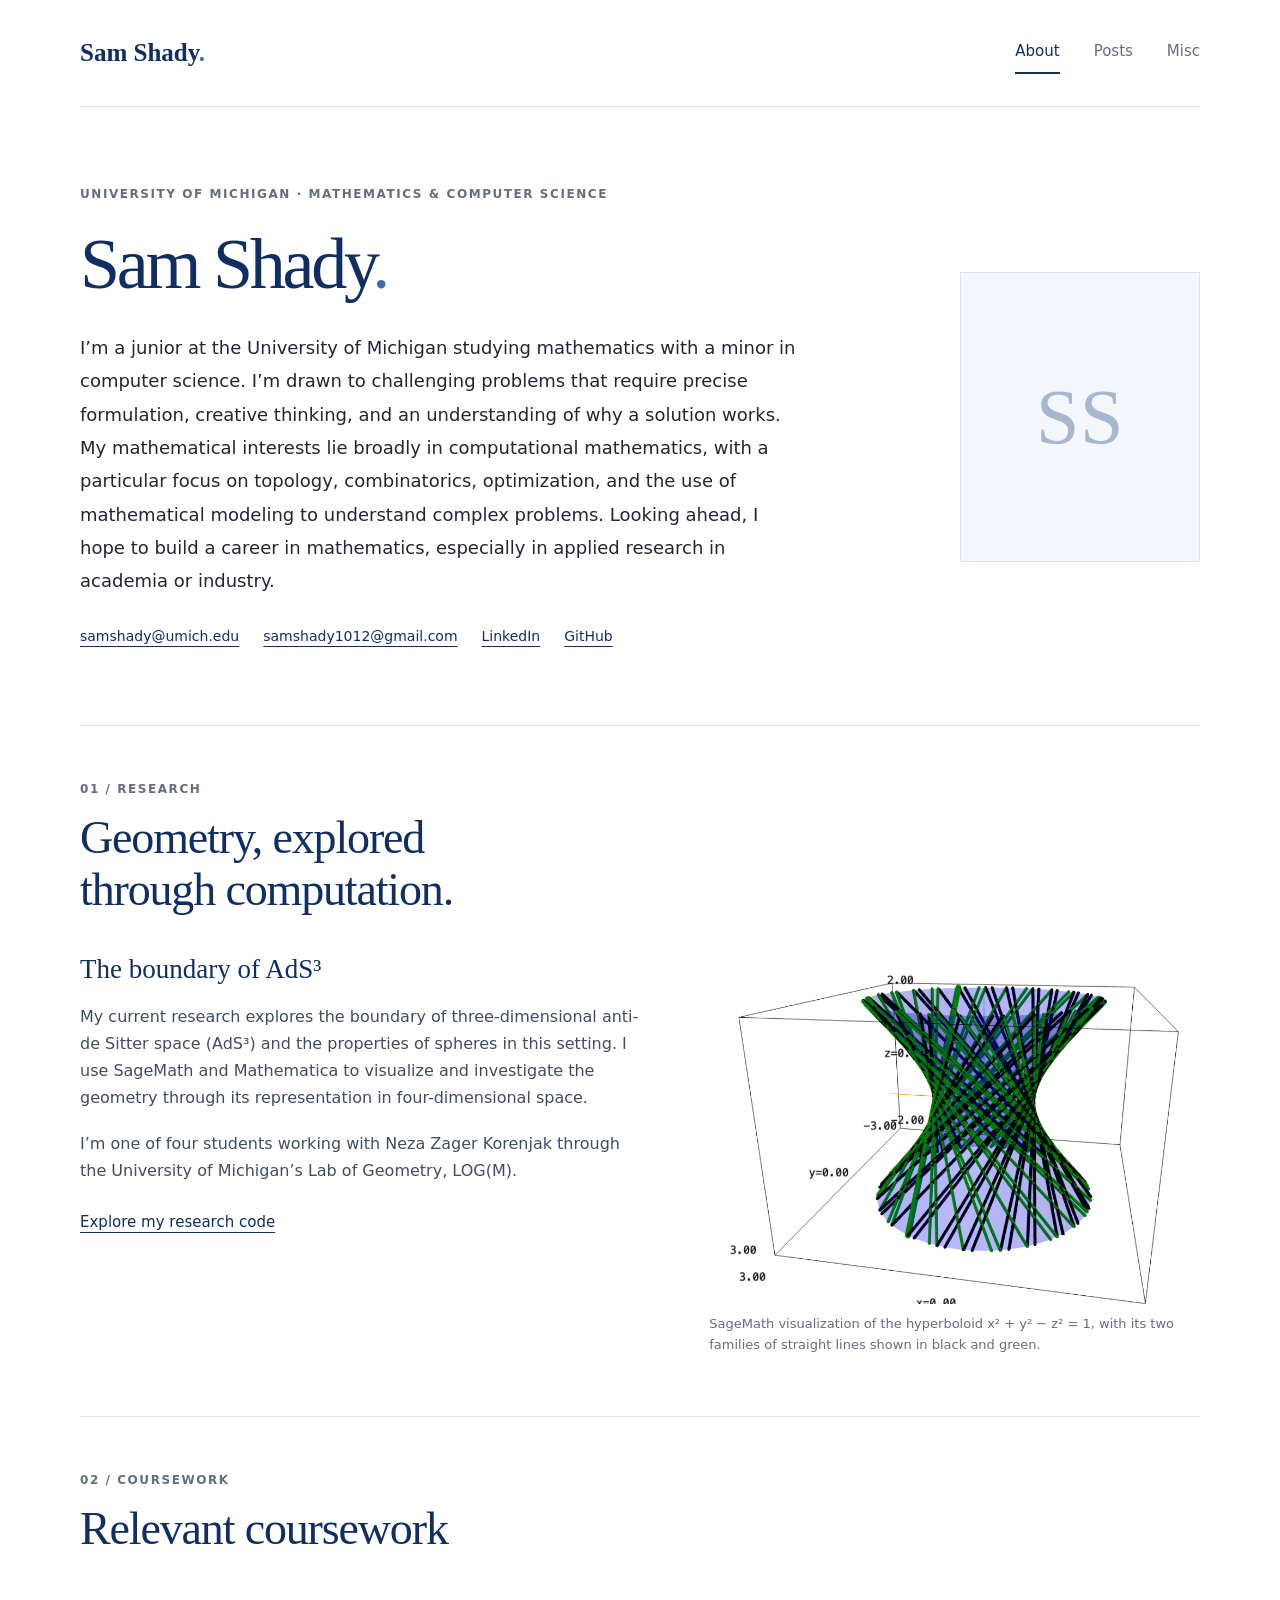
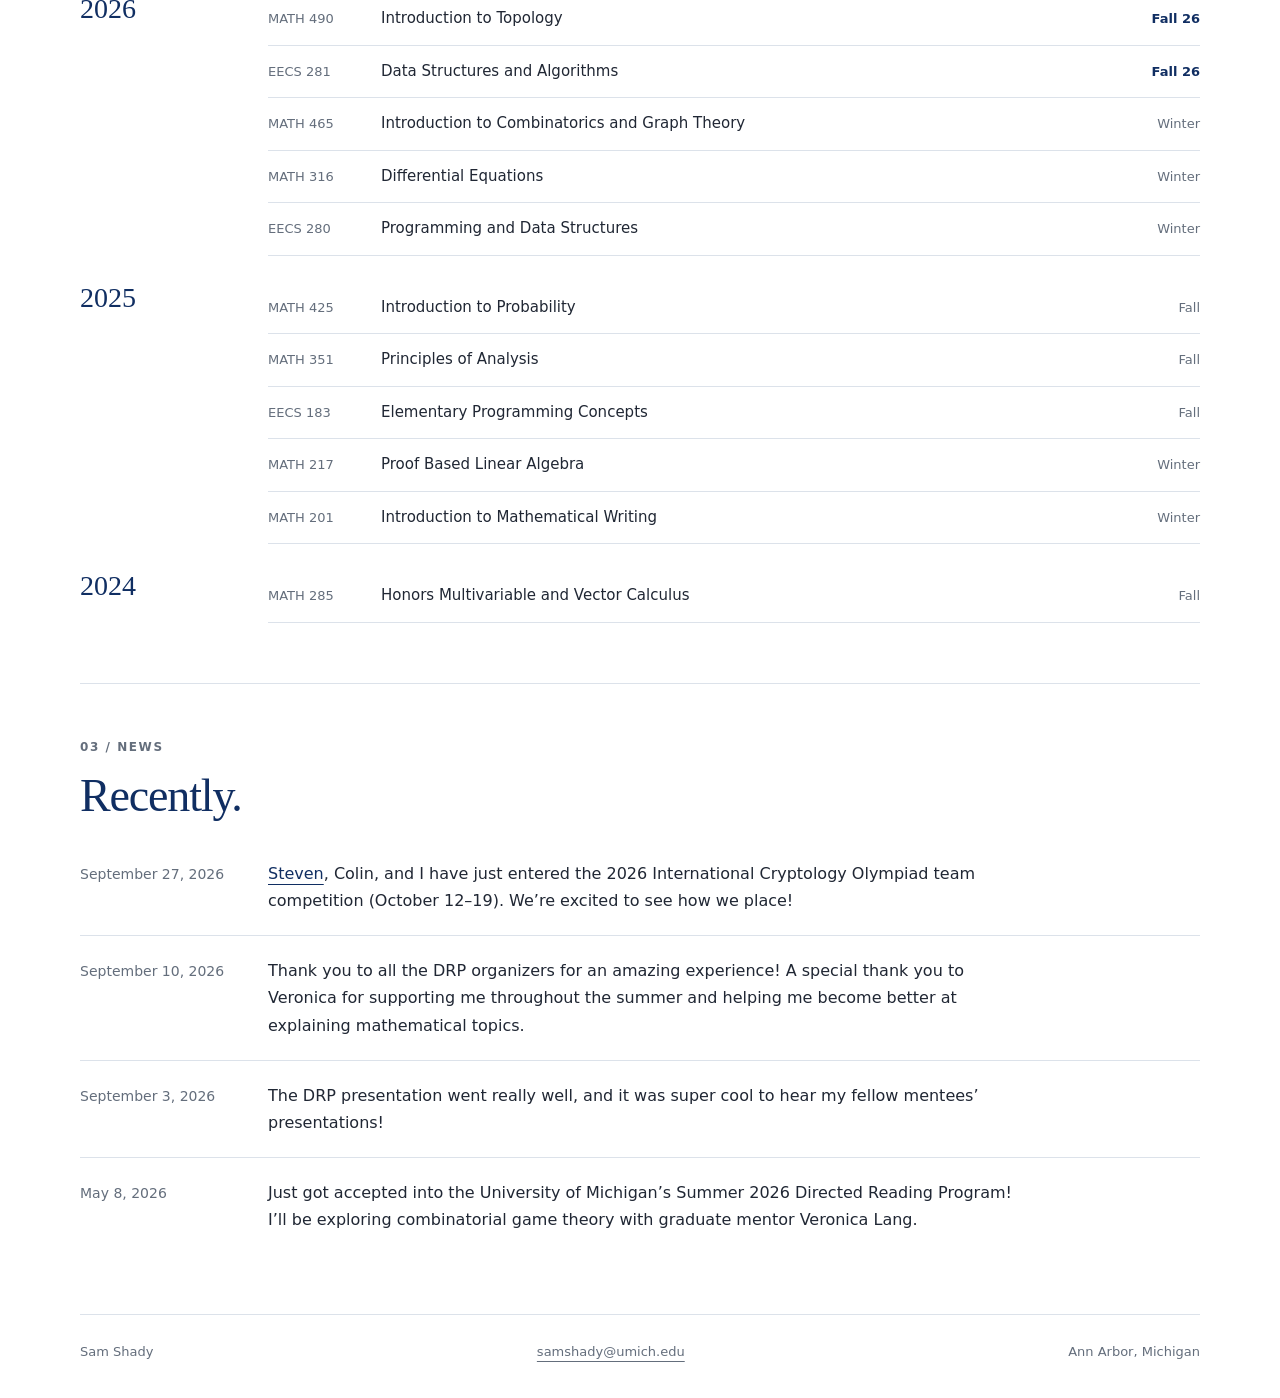
<file: index.html>
<!doctype html><html lang="en"><head><meta charset="utf-8"><meta name="viewport" content="width=device-width, initial-scale=1"><title>About | Sam Shady</title><meta name="description" content="Sam Shady is a University of Michigan mathematics student interested in topology, combinatorics, optimization, and computational mathematics."><link rel="icon" href="./assets/favicon.svg" type="image/svg+xml"><link rel="stylesheet" href="./assets/style.css"><script src="./assets/site.js" defer></script></head><body><a class="skip" href="#main">Skip to content</a><header><a class="wordmark" href="./">Sam Shady<span class="wordmark-dot">.</span></a><nav aria-label="Main navigation"><a href="./" aria-current="page">About</a><a href="./posts/">Posts</a><a href="./misc/">Misc</a></nav></header><main id="main"><section class="intro"><div><p class="eyebrow">University of Michigan · Mathematics &amp; Computer Science</p><h1>Sam Shady<span class="heading-dot">.</span></h1><p class="bio">I’m a junior at the University of Michigan studying mathematics with a minor in computer science. I’m drawn to challenging problems that require precise formulation, creative thinking, and an understanding of why a solution works. My mathematical interests lie broadly in computational mathematics, with a particular focus on topology, combinatorics, optimization, and the use of mathematical modeling to understand complex problems. Looking ahead, I hope to build a career in mathematics, especially in applied research in academia or industry.</p><div class="contact"><a href="mailto:samshady@umich.edu">samshady@umich.edu</a><a href="mailto:samshady1012@gmail.com">samshady1012@gmail.com</a><a href="https://www.linkedin.com/in/sam-shady/">LinkedIn</a><a href="https://github.com/samshady-Math">GitHub</a></div></div><aside class="portrait" aria-label="Space reserved for Sam’s portrait"><span class="portrait-initials" aria-hidden="true">SS</span></aside></section>
<section class="section"><div class="section-head"><p class="eyebrow">01 / Research</p><h2>Geometry, explored<br>through computation.</h2></div><div class="research-grid"><div><h3>The boundary of AdS³</h3><p>My current research explores the boundary of three-dimensional anti-de Sitter space (AdS³) and the properties of spheres in this setting. I use SageMath and Mathematica to visualize and investigate the geometry through its representation in four-dimensional space.</p><p>I’m one of four students working with Neza Zager Korenjak through the University of Michigan’s Lab of Geometry, LOG(M).</p><a class="text-link" href="https://github.com/samshady-Math/ADS3">Explore my research code</a></div><figure class="research-figure"><a class="research-image-viewport" href="./assets/ads3-boundary.png" aria-label="Open full-size research visualization"><img src="./assets/ads3-boundary.png" alt="A translucent blue hyperboloid with two families of straight lines on its surface, colored black and green." width="2048" height="752" loading="lazy"></a><figcaption>SageMath visualization of the hyperboloid x² + y² − z² = 1, with its two families of straight lines shown in black and green.</figcaption></figure></div></section>

<section class="section"><div class="section-head"><p class="eyebrow">02 / Coursework</p><h2>Relevant coursework</h2></div><div class="courses"><div class="course-year"><h3>2026</h3><ul><li><span class="course-code">MATH 490</span><span>Introduction to Topology</span><span class="term current">Fall 26</span></li><li><span class="course-code">EECS 281</span><span>Data Structures and Algorithms</span><span class="term current">Fall 26</span></li><li><span class="course-code">MATH 465</span><span>Introduction to Combinatorics and Graph Theory</span><span class="term ">Winter</span></li><li><span class="course-code">MATH 316</span><span>Differential Equations</span><span class="term ">Winter</span></li><li><span class="course-code">EECS 280</span><span>Programming and Data Structures</span><span class="term ">Winter</span></li></ul></div><div class="course-year"><h3>2025</h3><ul><li><span class="course-code">MATH 425</span><span>Introduction to Probability</span><span class="term ">Fall</span></li><li><span class="course-code">MATH 351</span><span>Principles of Analysis</span><span class="term ">Fall</span></li><li><span class="course-code">EECS 183</span><span>Elementary Programming Concepts</span><span class="term ">Fall</span></li><li><span class="course-code">MATH 217</span><span>Proof Based Linear Algebra</span><span class="term ">Winter</span></li><li><span class="course-code">MATH 201</span><span>Introduction to Mathematical Writing</span><span class="term ">Winter</span></li></ul></div><div class="course-year"><h3>2024</h3><ul><li><span class="course-code">MATH 285</span><span>Honors Multivariable and Vector Calculus</span><span class="term ">Fall</span></li></ul></div></div></section>
<section class="section"><div class="section-head"><p class="eyebrow">03 / News</p><h2>Recently.</h2></div><ol class="news"><li><time datetime="2026-09-27T16:13:00-04:00" title="September 27, 2026 · 4:13 p.m. Eastern">September 27, 2026</time><p><a href="https://stevenhanwen.github.io/">Steven</a>, Colin, and I have just entered the 2026 International Cryptology Olympiad team competition (October 12–19). We’re excited to see how we place!</p></li><li><time datetime="2026-09-10T17:29:00-04:00" title="September 10, 2026 · 5:29 p.m. Eastern">September 10, 2026</time><p>Thank you to all the DRP organizers for an amazing experience! A special thank you to Veronica for supporting me throughout the summer and helping me become better at explaining mathematical topics.</p></li><li><time datetime="2026-09-03T21:13:00-04:00" title="September 3, 2026 · 9:13 p.m. Eastern">September 3, 2026</time><p>The DRP presentation went really well, and it was super cool to hear my fellow mentees’ presentations!</p></li><li><time datetime="2026-05-08T01:25:00-04:00" title="May 8, 2026 · 1:25 a.m. Eastern">May 8, 2026</time><p>Just got accepted into the University of Michigan’s Summer 2026 Directed Reading Program! I’ll be exploring combinatorial game theory with graduate mentor Veronica Lang.</p></li></ol></section></main><footer><span>Sam Shady</span><a href="mailto:samshady@umich.edu">samshady@umich.edu</a><span>Ann Arbor, Michigan</span></footer></body></html>
</file>
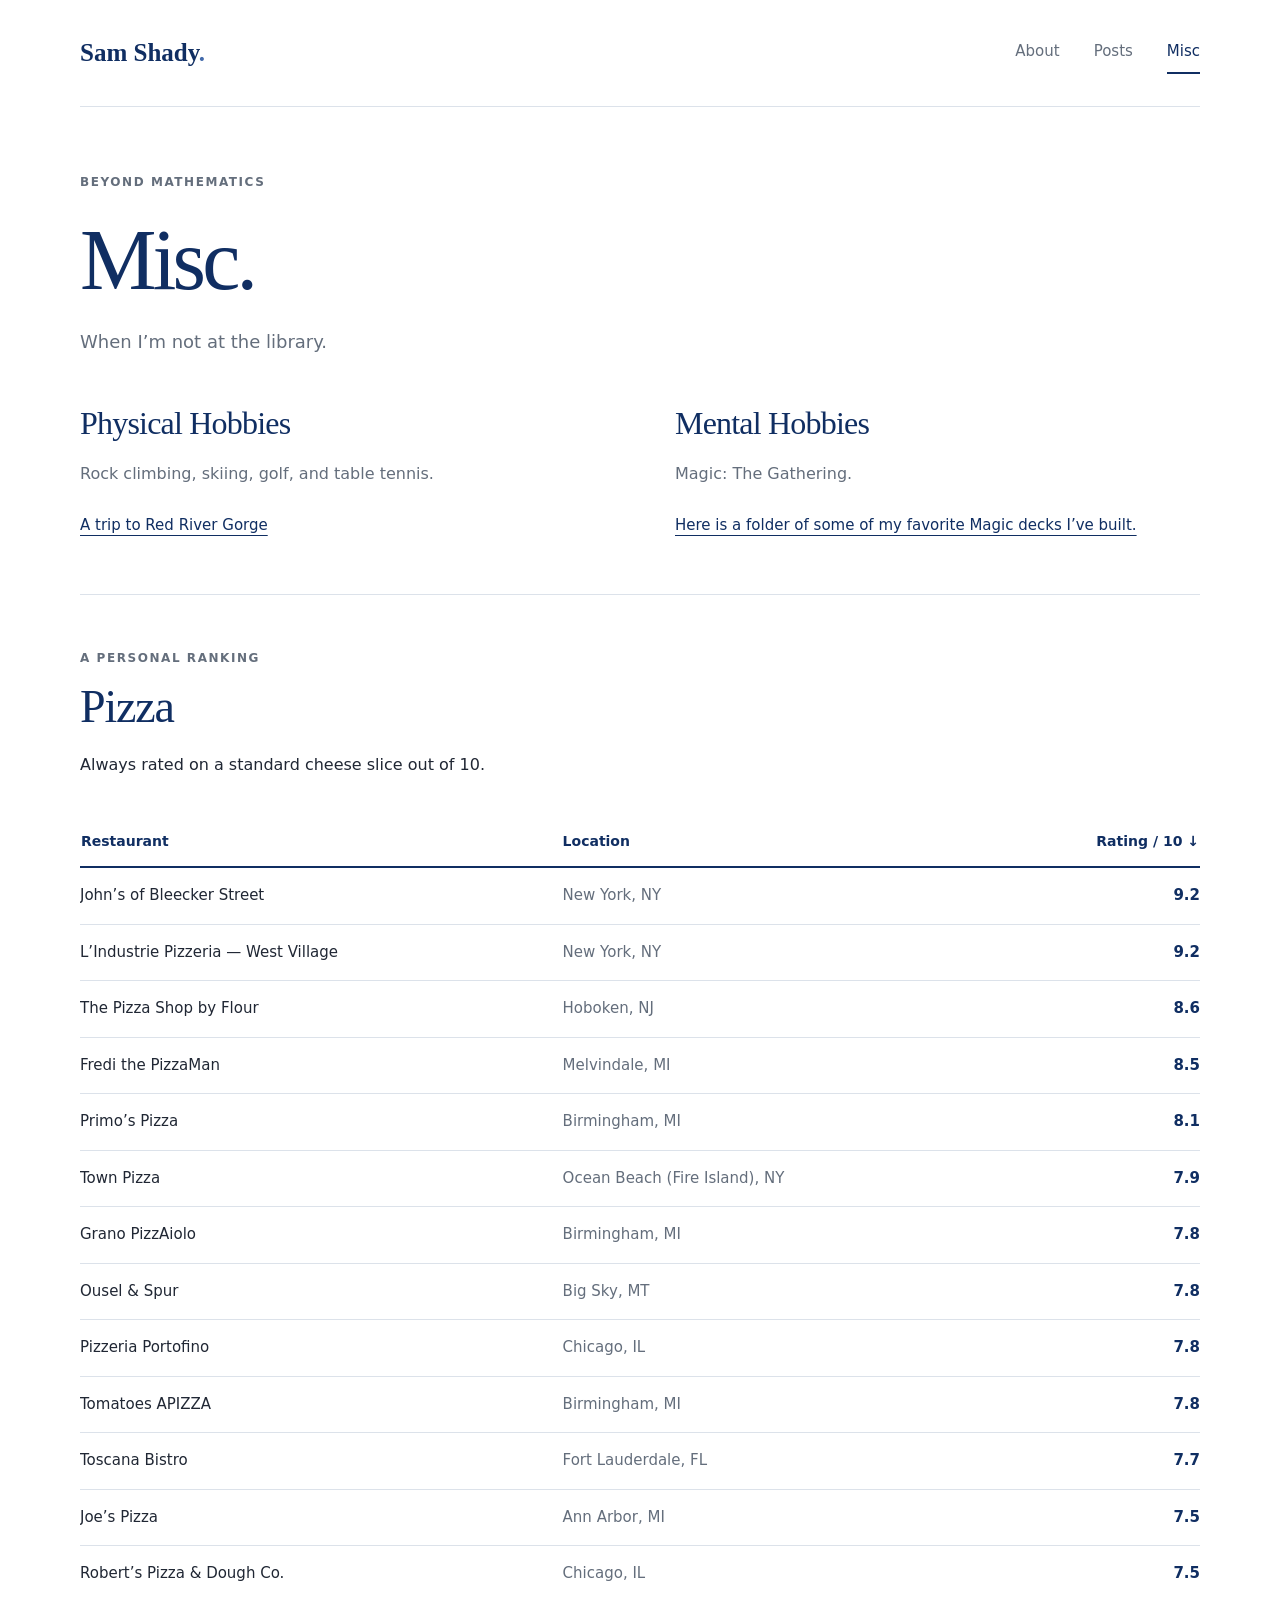
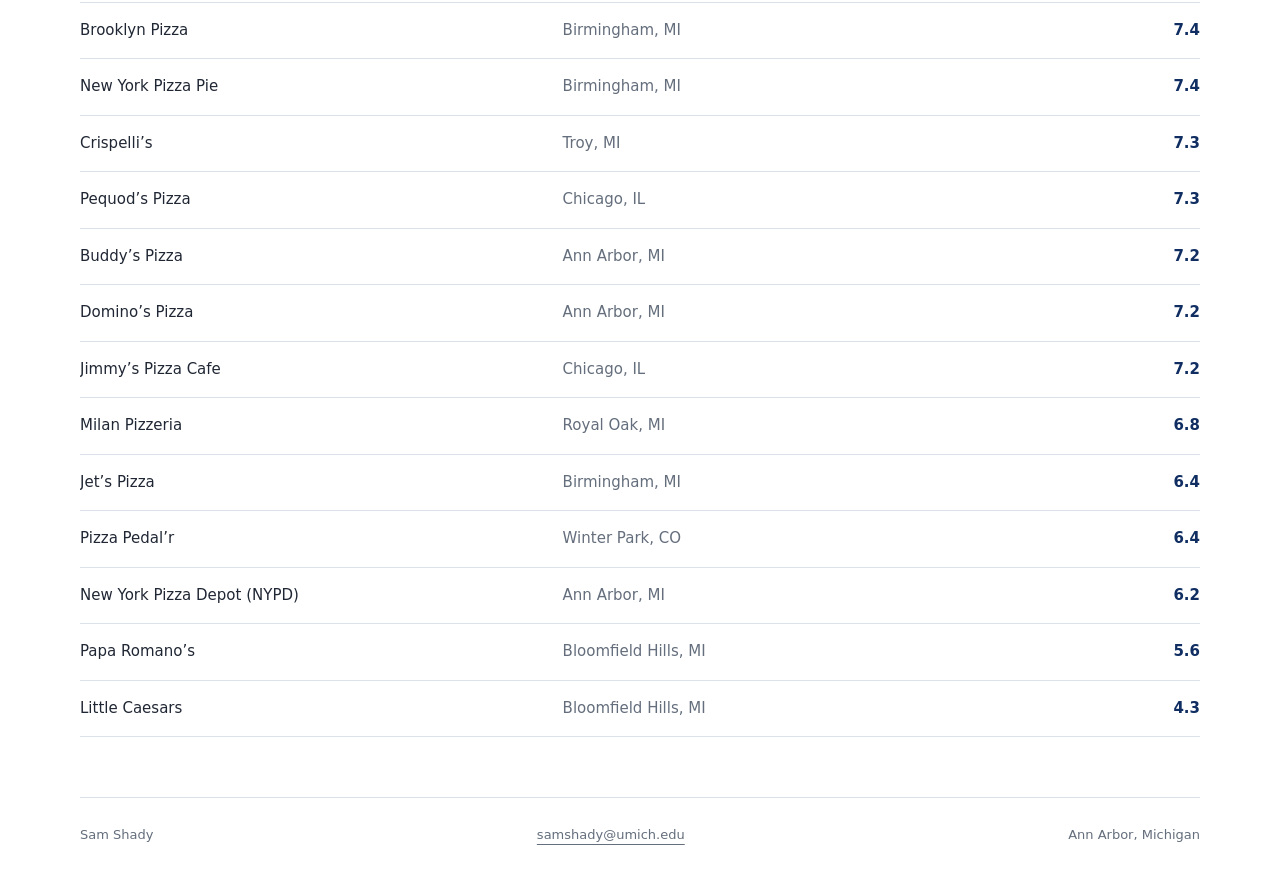
<file: misc/index.html>
<!doctype html><html lang="en"><head><meta charset="utf-8"><meta name="viewport" content="width=device-width, initial-scale=1"><title>Misc | Sam Shady</title><meta name="description" content="Sam Shady is a University of Michigan mathematics student interested in topology, combinatorics, optimization, and computational mathematics."><link rel="icon" href="../assets/favicon.svg" type="image/svg+xml"><link rel="stylesheet" href="../assets/style.css"><script src="../assets/site.js" defer></script></head><body><a class="skip" href="#main">Skip to content</a><header><a class="wordmark" href="../">Sam Shady<span class="wordmark-dot">.</span></a><nav aria-label="Main navigation"><a href="../">About</a><a href="../posts/">Posts</a><a href="../misc/" aria-current="page">Misc</a></nav></header><main id="main"><section class="page-heading"><p class="eyebrow">Beyond mathematics</p><h1>Misc.</h1><p>When I’m not at the library.</p></section><section class="hobbies" aria-label="Personal interests"><div><h2>Physical Hobbies</h2><p>Rock climbing, skiing, golf, and table tennis.</p><a class="text-link" href="../posts/red-river-gorge/">A trip to Red River Gorge</a></div><div><h2>Mental Hobbies</h2><p>Magic: The Gathering.</p><a class="text-link" href="https://archidekt.com/folders/1912060">Here is a folder of some of my favorite Magic decks I’ve built.</a></div></section><section class="section pizza-section"><div class="section-head"><p class="eyebrow">A personal ranking</p><h2>Pizza</h2><p>Always rated on a standard cheese slice out of 10.</p></div><div class="table-wrap"><table id="pizza-table"><caption class="sr-only">Sam’s pizza ratings. Select a column heading to sort.</caption><thead><tr><th scope="col" aria-sort="none"><button type="button" data-sort="0">Restaurant</button></th><th scope="col" aria-sort="none"><button type="button" data-sort="1">Location</button></th><th scope="col" aria-sort="descending"><button type="button" data-sort="2">Rating / 10</button></th></tr></thead><tbody><tr><td>John’s of Bleecker Street</td><td>New York, NY</td><td class="rating">9.2</td></tr><tr><td>L’Industrie Pizzeria — West Village</td><td>New York, NY</td><td class="rating">9.2</td></tr><tr><td>The Pizza Shop by Flour</td><td>Hoboken, NJ</td><td class="rating">8.6</td></tr><tr><td>Fredi the PizzaMan</td><td>Melvindale, MI</td><td class="rating">8.5</td></tr><tr><td>Primo’s Pizza</td><td>Birmingham, MI</td><td class="rating">8.1</td></tr><tr><td>Town Pizza</td><td>Ocean Beach (Fire Island), NY</td><td class="rating">7.9</td></tr><tr><td>Grano PizzAiolo</td><td>Birmingham, MI</td><td class="rating">7.8</td></tr><tr><td>Ousel &amp; Spur</td><td>Big Sky, MT</td><td class="rating">7.8</td></tr><tr><td>Pizzeria Portofino</td><td>Chicago, IL</td><td class="rating">7.8</td></tr><tr><td>Tomatoes APIZZA</td><td>Birmingham, MI</td><td class="rating">7.8</td></tr><tr><td>Toscana Bistro</td><td>Fort Lauderdale, FL</td><td class="rating">7.7</td></tr><tr><td>Joe’s Pizza</td><td>Ann Arbor, MI</td><td class="rating">7.5</td></tr><tr><td>Robert’s Pizza &amp; Dough Co.</td><td>Chicago, IL</td><td class="rating">7.5</td></tr><tr><td>Brooklyn Pizza</td><td>Birmingham, MI</td><td class="rating">7.4</td></tr><tr><td>New York Pizza Pie</td><td>Birmingham, MI</td><td class="rating">7.4</td></tr><tr><td>Crispelli’s</td><td>Troy, MI</td><td class="rating">7.3</td></tr><tr><td>Pequod’s Pizza</td><td>Chicago, IL</td><td class="rating">7.3</td></tr><tr><td>Buddy’s Pizza</td><td>Ann Arbor, MI</td><td class="rating">7.2</td></tr><tr><td>Domino’s Pizza</td><td>Ann Arbor, MI</td><td class="rating">7.2</td></tr><tr><td>Jimmy’s Pizza Cafe</td><td>Chicago, IL</td><td class="rating">7.2</td></tr><tr><td>Milan Pizzeria</td><td>Royal Oak, MI</td><td class="rating">6.8</td></tr><tr><td>Jet’s Pizza</td><td>Birmingham, MI</td><td class="rating">6.4</td></tr><tr><td>Pizza Pedal’r</td><td>Winter Park, CO</td><td class="rating">6.4</td></tr><tr><td>New York Pizza Depot (NYPD)</td><td>Ann Arbor, MI</td><td class="rating">6.2</td></tr><tr><td>Papa Romano’s</td><td>Bloomfield Hills, MI</td><td class="rating">5.6</td></tr><tr><td>Little Caesars</td><td>Bloomfield Hills, MI</td><td class="rating">4.3</td></tr></tbody></table></div><p class="sr-only" id="sort-status" aria-live="polite"></p></section></main><footer><span>Sam Shady</span><a href="mailto:samshady@umich.edu">samshady@umich.edu</a><span>Ann Arbor, Michigan</span></footer></body></html>
</file>
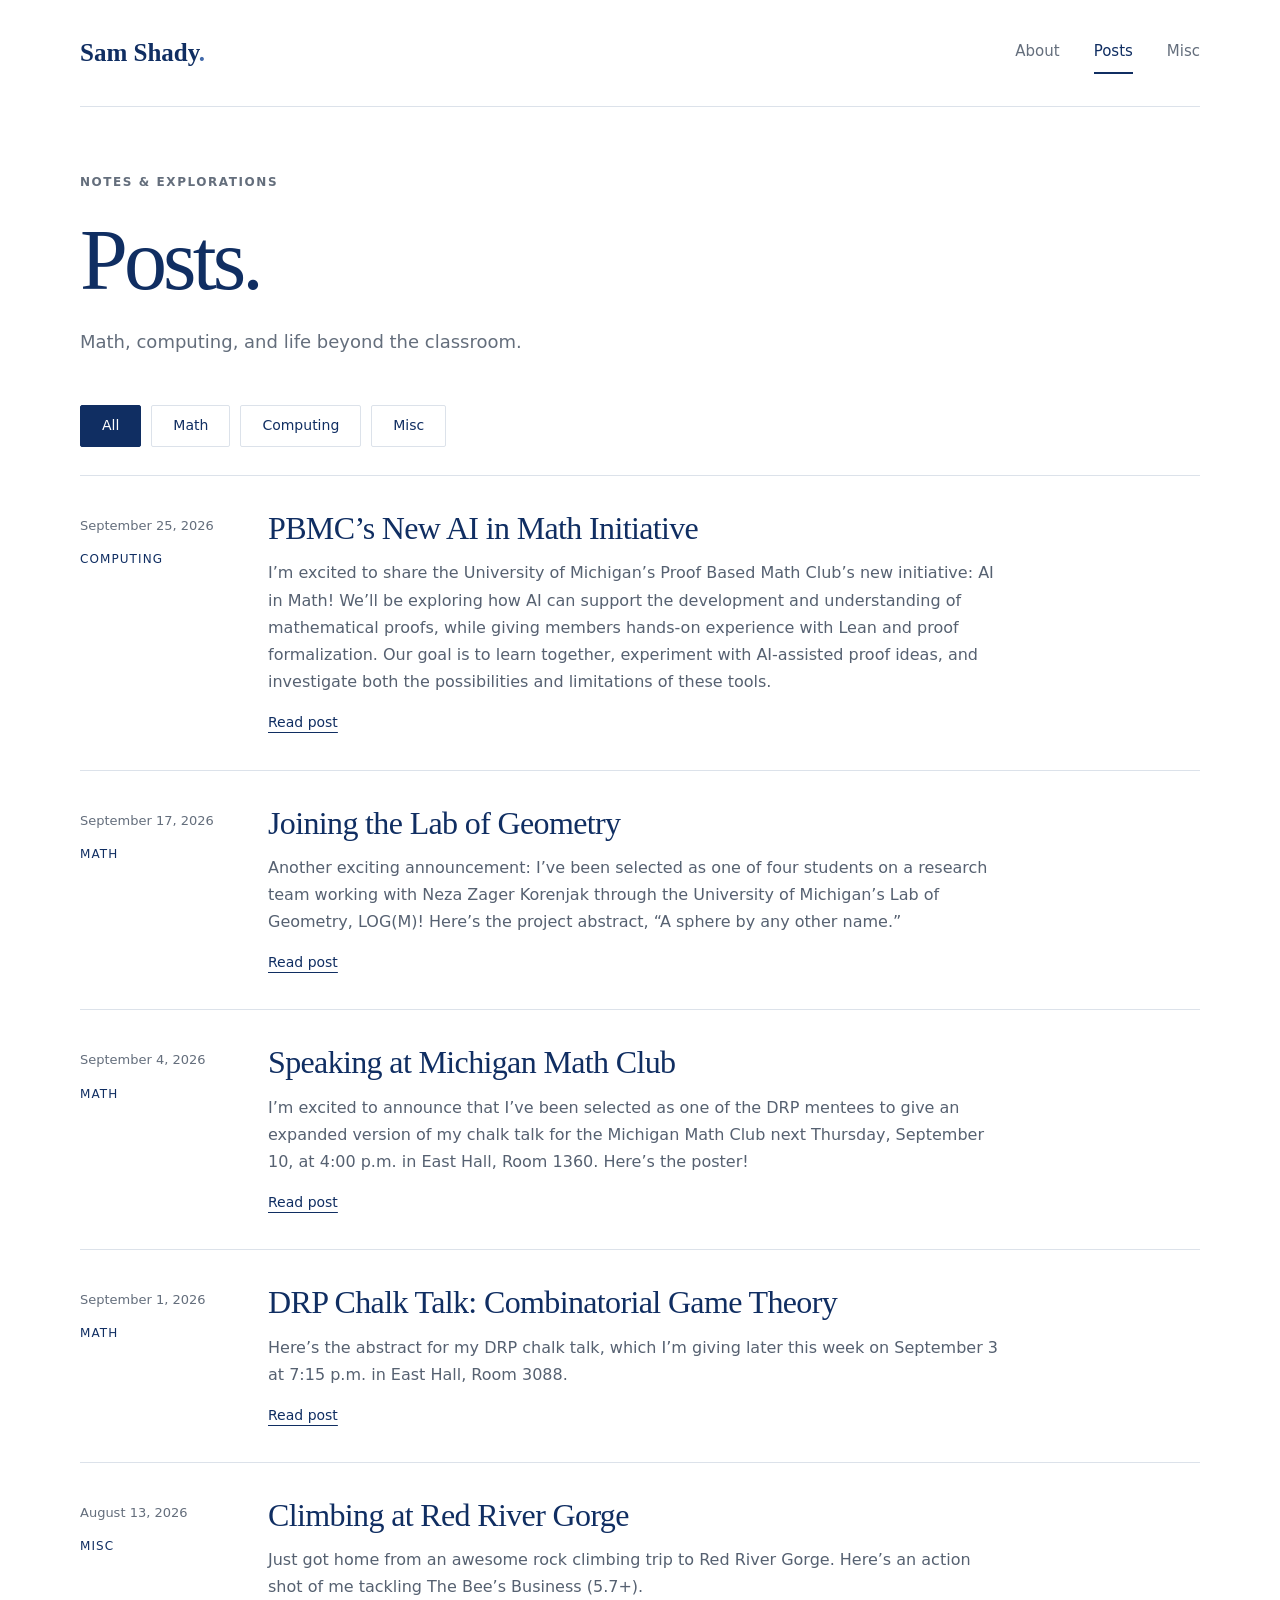
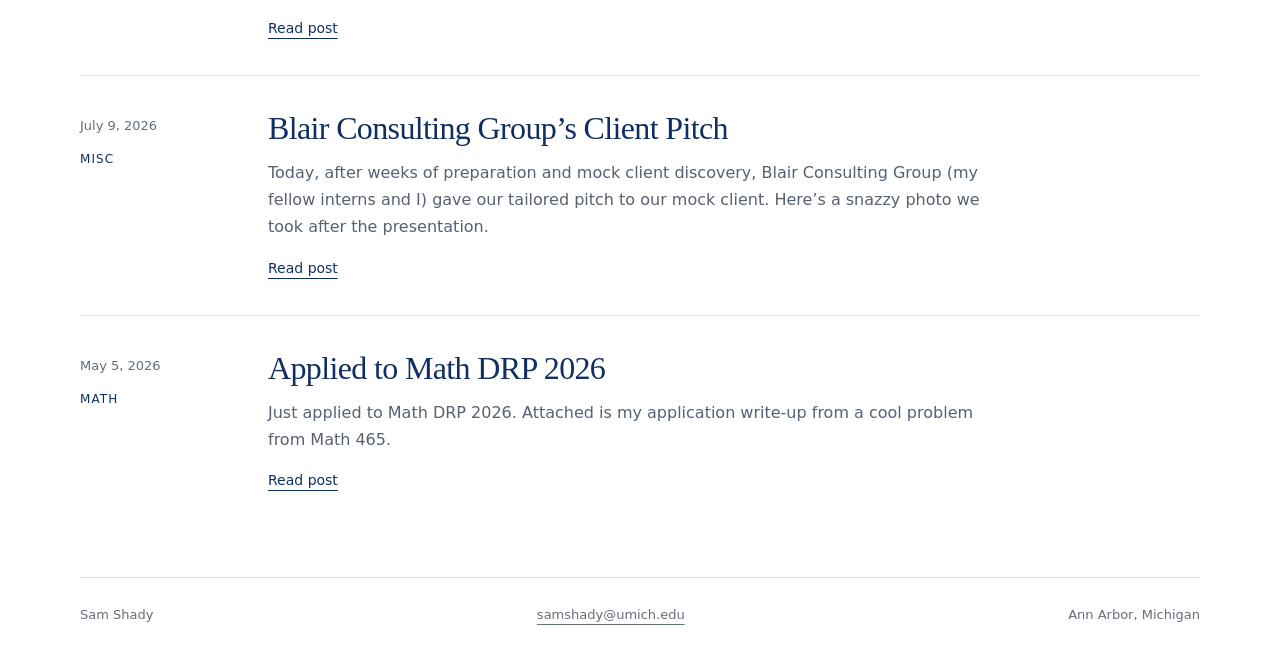
<file: posts/index.html>
<!doctype html><html lang="en"><head><meta charset="utf-8"><meta name="viewport" content="width=device-width, initial-scale=1"><title>Posts | Sam Shady</title><meta name="description" content="Sam Shady is a University of Michigan mathematics student interested in topology, combinatorics, optimization, and computational mathematics."><link rel="icon" href="../assets/favicon.svg" type="image/svg+xml"><link rel="stylesheet" href="../assets/style.css"><script src="../assets/site.js" defer></script></head><body><a class="skip" href="#main">Skip to content</a><header><a class="wordmark" href="../">Sam Shady<span class="wordmark-dot">.</span></a><nav aria-label="Main navigation"><a href="../">About</a><a href="../posts/" aria-current="page">Posts</a><a href="../misc/">Misc</a></nav></header><main id="main"><section class="page-heading"><p class="eyebrow">Notes &amp; explorations</p><h1>Posts.</h1><p>Math, computing, and life beyond the classroom.</p></section><div class="filters" role="group" aria-label="Filter posts by category"><button type="button" data-filter="All" aria-pressed="true">All</button><button type="button" data-filter="Math" aria-pressed="false">Math</button><button type="button" data-filter="Computing" aria-pressed="false">Computing</button><button type="button" data-filter="Misc" aria-pressed="false">Misc</button></div><div id="post-list"><article class="post-row" data-category="Computing"><div class="post-meta"><time datetime="2026-09-25T21:15:00-04:00">September 25, 2026</time><span>Computing</span></div><div><h2><a href="./pbmc-ai-in-math/">PBMC’s New AI in Math Initiative</a></h2><p>I’m excited to share the University of Michigan’s Proof Based Math Club’s new initiative: AI in Math! We’ll be exploring how AI can support the development and understanding of mathematical proofs, while giving members hands-on experience with Lean and proof formalization. Our goal is to learn together, experiment with AI-assisted proof ideas, and investigate both the possibilities and limitations of these tools.</p><a class="read-link" href="./pbmc-ai-in-math/">Read post</a></div></article><article class="post-row" data-category="Math"><div class="post-meta"><time datetime="2026-09-17T19:54:00-04:00">September 17, 2026</time><span>Math</span></div><div><h2><a href="./logm-research/">Joining the Lab of Geometry</a></h2><p>Another exciting announcement: I’ve been selected as one of four students on a research team working with Neza Zager Korenjak through the University of Michigan’s Lab of Geometry, LOG(M)! Here’s the project abstract, “A sphere by any other name.”</p><a class="read-link" href="./logm-research/">Read post</a></div></article><article class="post-row" data-category="Math"><div class="post-meta"><time datetime="2026-09-04T12:14:00-04:00">September 4, 2026</time><span>Math</span></div><div><h2><a href="./michigan-math-club/">Speaking at Michigan Math Club</a></h2><p>I’m excited to announce that I’ve been selected as one of the DRP mentees to give an expanded version of my chalk talk for the Michigan Math Club next Thursday, September 10, at 4:00 p.m. in East Hall, Room 1360. Here’s the poster!</p><a class="read-link" href="./michigan-math-club/">Read post</a></div></article><article class="post-row" data-category="Math"><div class="post-meta"><time datetime="2026-09-01T23:29:00-04:00">September 1, 2026</time><span>Math</span></div><div><h2><a href="./drp-chalk-talk/">DRP Chalk Talk: Combinatorial Game Theory</a></h2><p>Here’s the abstract for my DRP chalk talk, which I’m giving later this week on September 3 at 7:15 p.m. in East Hall, Room 3088.</p><a class="read-link" href="./drp-chalk-talk/">Read post</a></div></article><article class="post-row" data-category="Misc"><div class="post-meta"><time datetime="2026-08-13T07:24:00-04:00">August 13, 2026</time><span>Misc</span></div><div><h2><a href="./red-river-gorge/">Climbing at Red River Gorge</a></h2><p>Just got home from an awesome rock climbing trip to Red River Gorge. Here’s an action shot of me tackling The Bee’s Business (5.7+).</p><a class="read-link" href="./red-river-gorge/">Read post</a></div></article><article class="post-row" data-category="Misc"><div class="post-meta"><time datetime="2026-07-09T18:24:00-04:00">July 9, 2026</time><span>Misc</span></div><div><h2><a href="./blair-client-pitch/">Blair Consulting Group’s Client Pitch</a></h2><p>Today, after weeks of preparation and mock client discovery, Blair Consulting Group (my fellow interns and I) gave our tailored pitch to our mock client. Here’s a snazzy photo we took after the presentation.</p><a class="read-link" href="./blair-client-pitch/">Read post</a></div></article><article class="post-row" data-category="Math"><div class="post-meta"><time datetime="2026-05-05T21:54:00-04:00">May 5, 2026</time><span>Math</span></div><div><h2><a href="./drp-application/">Applied to Math DRP 2026</a></h2><p>Just applied to Math DRP 2026. Attached is my application write-up from a cool problem from Math 465.</p><a class="read-link" href="./drp-application/">Read post</a></div></article></div><p id="empty-posts" hidden>No computing posts yet. More to come.</p></main><footer><span>Sam Shady</span><a href="mailto:samshady@umich.edu">samshady@umich.edu</a><span>Ann Arbor, Michigan</span></footer></body></html>
</file>
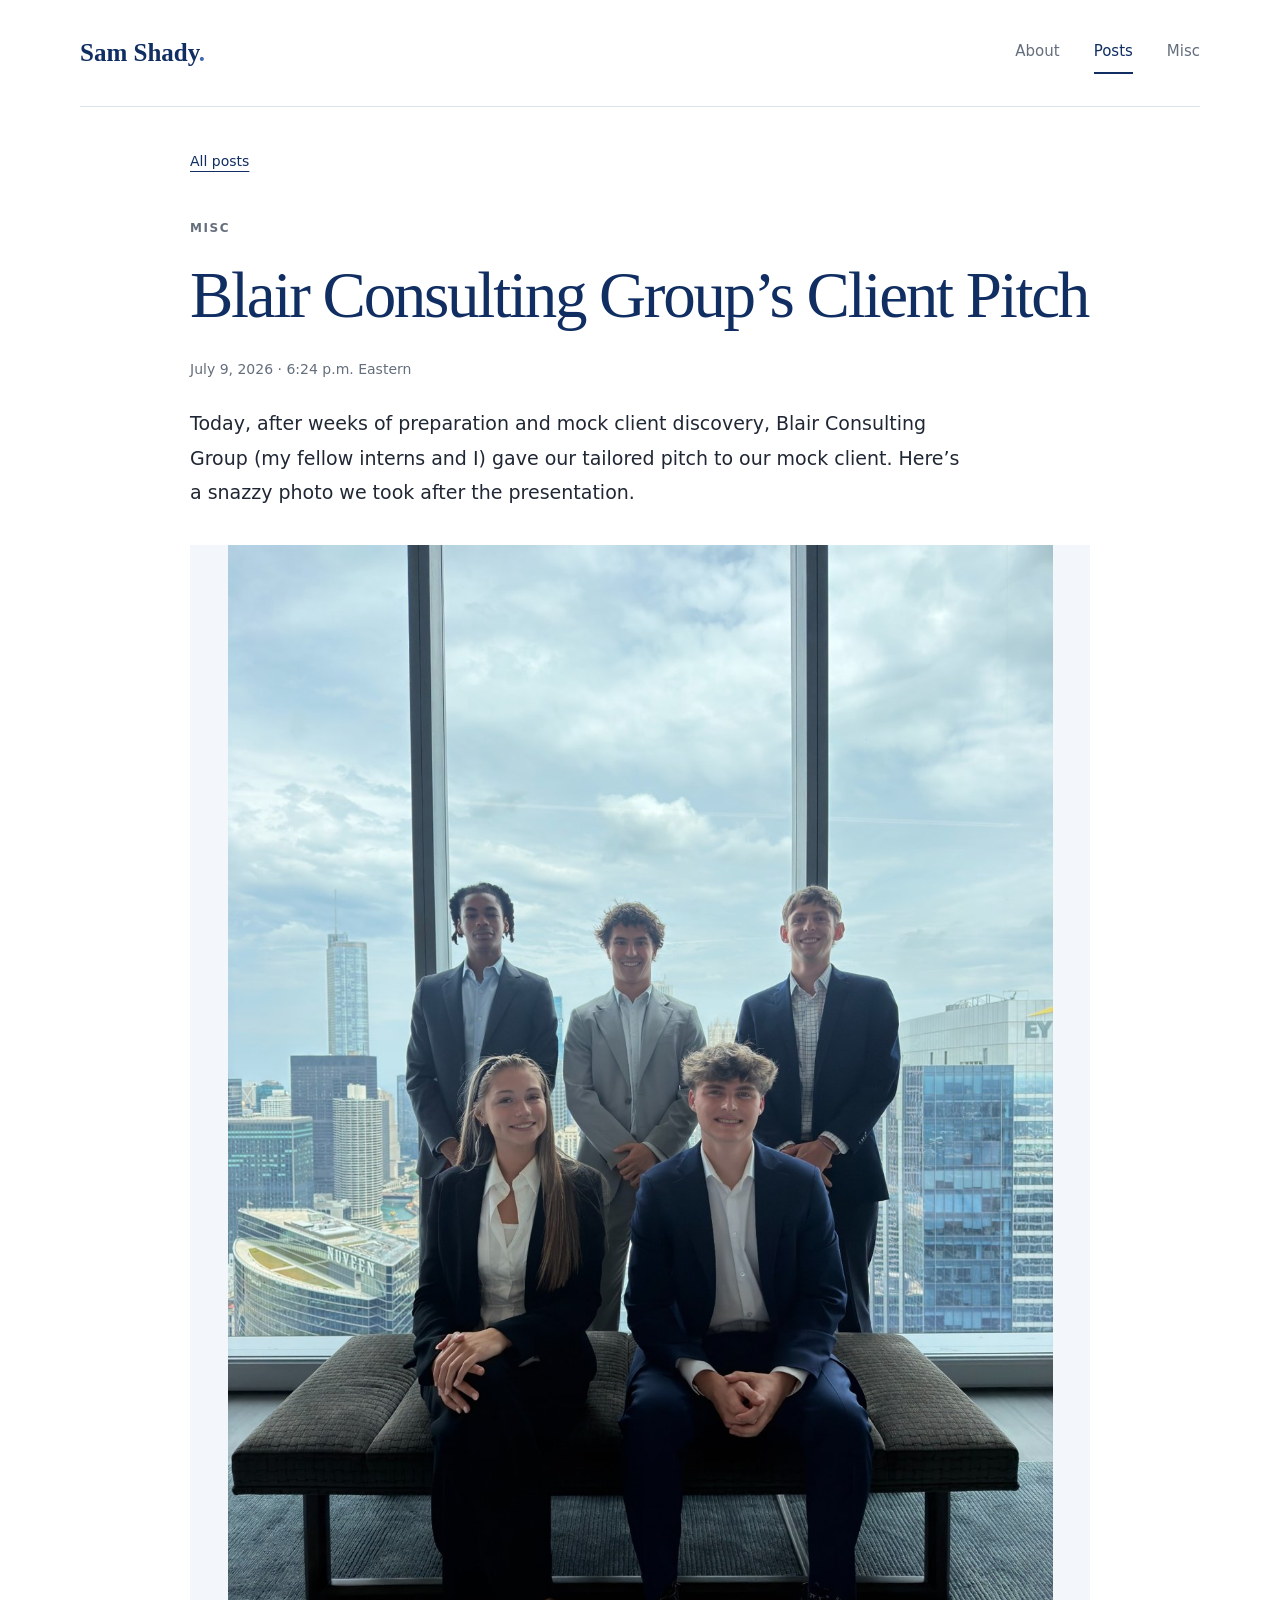
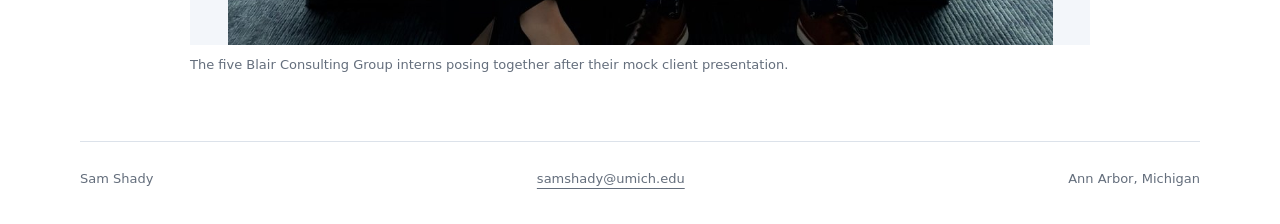
<file: posts/blair-client-pitch/index.html>
<!doctype html><html lang="en"><head><meta charset="utf-8"><meta name="viewport" content="width=device-width, initial-scale=1"><title>Blair Consulting Group’s Client Pitch | Sam Shady</title><meta name="description" content="Today, after weeks of preparation and mock client discovery, Blair Consulting Group (my fellow interns and I) gave our tailored pitch to our mock client. Here’s a snazzy photo we took after the presentation."><link rel="icon" href="../../assets/favicon.svg" type="image/svg+xml"><link rel="stylesheet" href="../../assets/style.css"><script src="../../assets/site.js" defer></script></head><body><a class="skip" href="#main">Skip to content</a><header><a class="wordmark" href="../../">Sam Shady<span class="wordmark-dot">.</span></a><nav aria-label="Main navigation"><a href="../../">About</a><a href="../../posts/" aria-current="page">Posts</a><a href="../../misc/">Misc</a></nav></header><main id="main"><article class="post-detail"><a class="back-link" href="../">All posts</a><p class="eyebrow">Misc</p><h1>Blair Consulting Group’s Client Pitch</h1><time class="detail-time" datetime="2026-07-09T18:24:00-04:00">July 9, 2026 · 6:24 p.m. Eastern</time><p class="post-body">Today, after weeks of preparation and mock client discovery, Blair Consulting Group (my fellow interns and I) gave our tailored pitch to our mock client. Here’s a snazzy photo we took after the presentation.</p><figure class="post-figure"><a href="../../assets/blair-consulting-group.jpg"><img src="../../assets/blair-consulting-group.jpg" alt="The five Blair Consulting Group interns posing together after their mock client presentation." loading="lazy"></a><figcaption>The five Blair Consulting Group interns posing together after their mock client presentation.</figcaption></figure></article></main><footer><span>Sam Shady</span><a href="mailto:samshady@umich.edu">samshady@umich.edu</a><span>Ann Arbor, Michigan</span></footer></body></html>
</file>
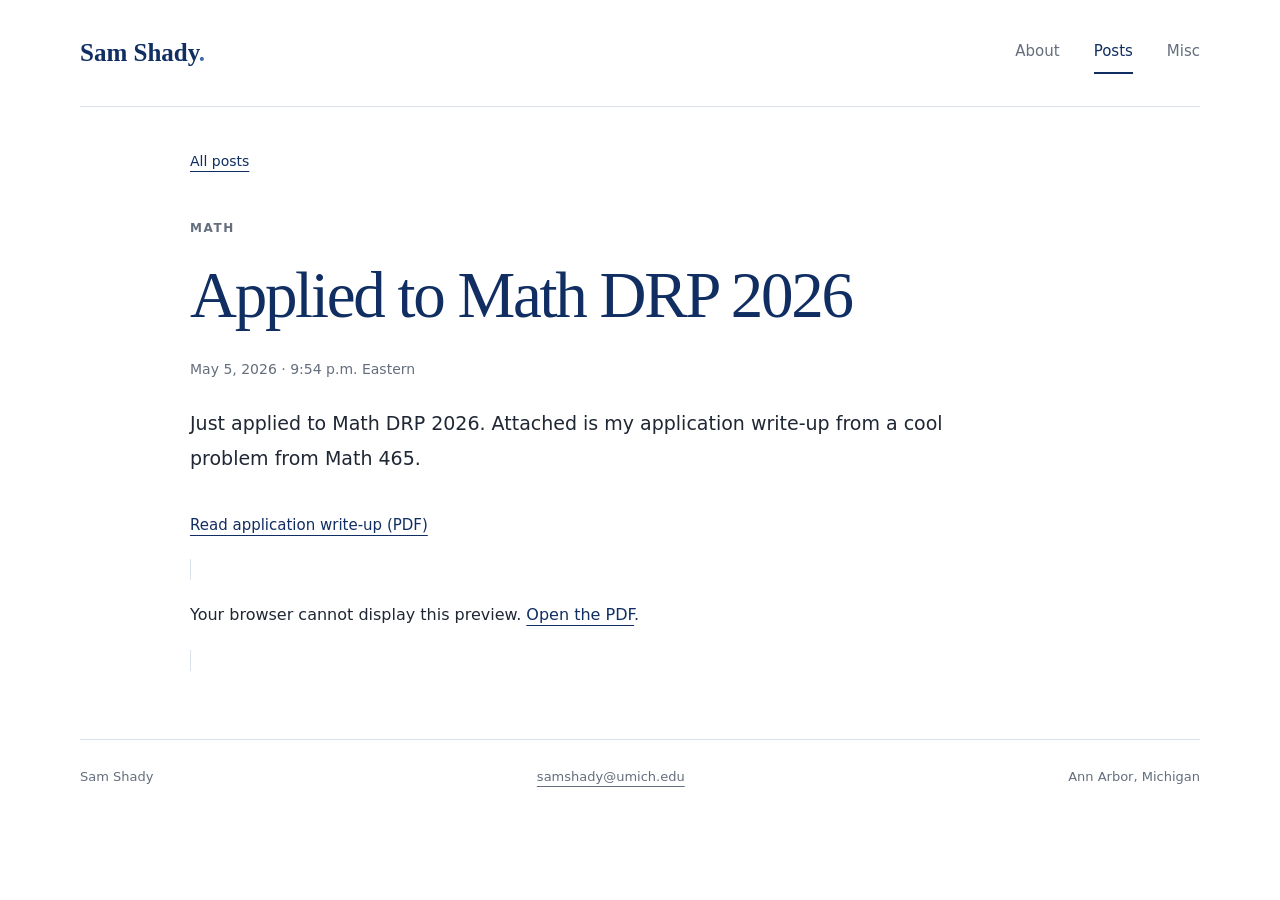
<file: posts/drp-application/index.html>
<!doctype html><html lang="en"><head><meta charset="utf-8"><meta name="viewport" content="width=device-width, initial-scale=1"><title>Applied to Math DRP 2026 | Sam Shady</title><meta name="description" content="Just applied to Math DRP 2026. Attached is my application write-up from a cool problem from Math 465."><link rel="icon" href="../../assets/favicon.svg" type="image/svg+xml"><link rel="stylesheet" href="../../assets/style.css"><script src="../../assets/site.js" defer></script></head><body><a class="skip" href="#main">Skip to content</a><header><a class="wordmark" href="../../">Sam Shady<span class="wordmark-dot">.</span></a><nav aria-label="Main navigation"><a href="../../">About</a><a href="../../posts/" aria-current="page">Posts</a><a href="../../misc/">Misc</a></nav></header><main id="main"><article class="post-detail"><a class="back-link" href="../">All posts</a><p class="eyebrow">Math</p><h1>Applied to Math DRP 2026</h1><time class="detail-time" datetime="2026-05-05T21:54:00-04:00">May 5, 2026 · 9:54 p.m. Eastern</time><p class="post-body">Just applied to Math DRP 2026. Attached is my application write-up from a cool problem from Math 465.</p><p><a class="text-link" href="../../assets/drp-writing-sample.pdf">Read application write-up (PDF)</a></p><object class="pdf-preview" data="../../assets/drp-writing-sample.pdf" type="application/pdf" aria-label="Read application write-up"><p>Your browser cannot display this preview. <a href="../../assets/drp-writing-sample.pdf">Open the PDF</a>.</p></object></article></main><footer><span>Sam Shady</span><a href="mailto:samshady@umich.edu">samshady@umich.edu</a><span>Ann Arbor, Michigan</span></footer></body></html>
</file>
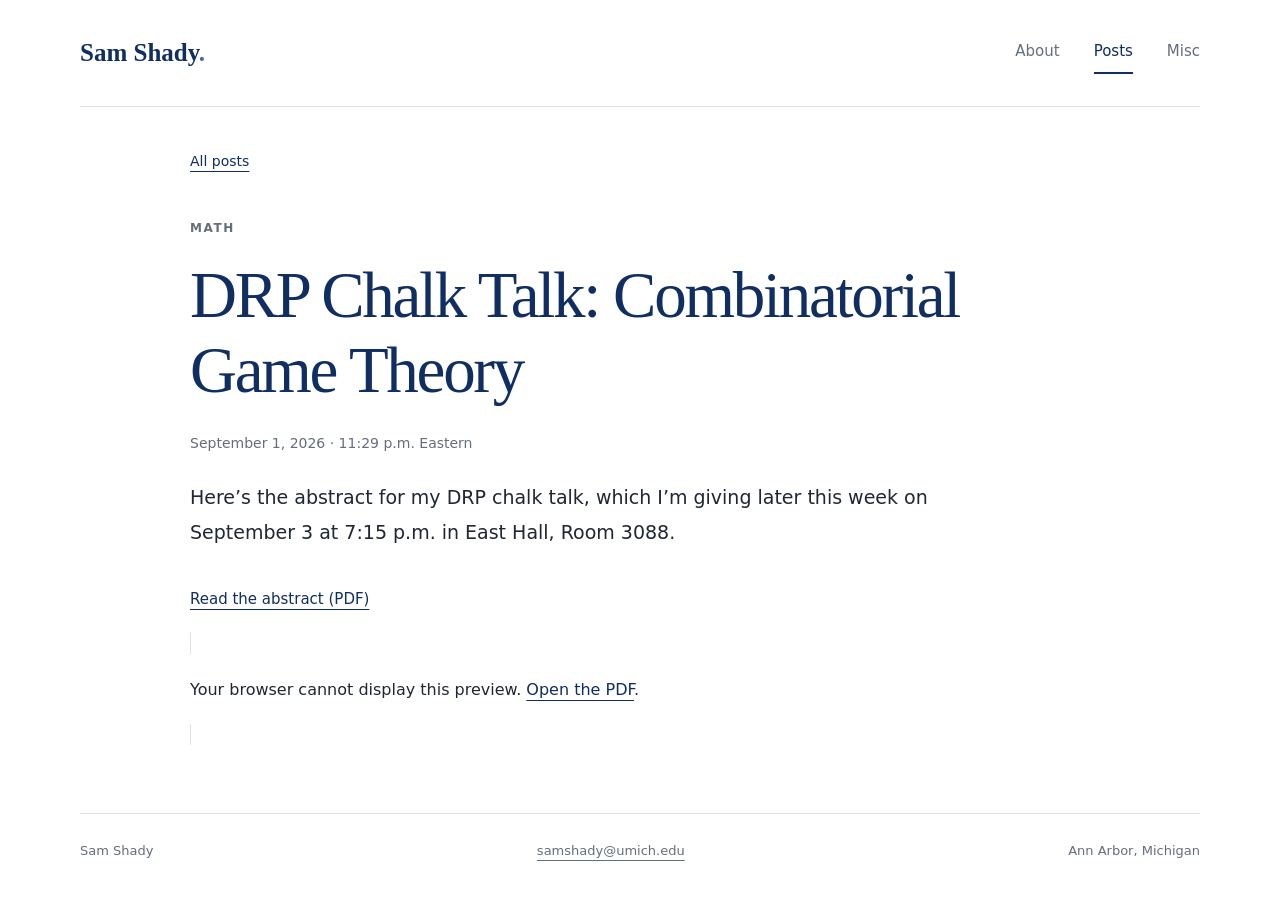
<file: posts/drp-chalk-talk/index.html>
<!doctype html><html lang="en"><head><meta charset="utf-8"><meta name="viewport" content="width=device-width, initial-scale=1"><title>DRP Chalk Talk: Combinatorial Game Theory | Sam Shady</title><meta name="description" content="Here’s the abstract for my DRP chalk talk, which I’m giving later this week on September 3 at 7:15 p.m. in East Hall, Room 3088."><link rel="icon" href="../../assets/favicon.svg" type="image/svg+xml"><link rel="stylesheet" href="../../assets/style.css"><script src="../../assets/site.js" defer></script></head><body><a class="skip" href="#main">Skip to content</a><header><a class="wordmark" href="../../">Sam Shady<span class="wordmark-dot">.</span></a><nav aria-label="Main navigation"><a href="../../">About</a><a href="../../posts/" aria-current="page">Posts</a><a href="../../misc/">Misc</a></nav></header><main id="main"><article class="post-detail"><a class="back-link" href="../">All posts</a><p class="eyebrow">Math</p><h1>DRP Chalk Talk: Combinatorial Game Theory</h1><time class="detail-time" datetime="2026-09-01T23:29:00-04:00">September 1, 2026 · 11:29 p.m. Eastern</time><p class="post-body">Here’s the abstract for my DRP chalk talk, which I’m giving later this week on September 3 at 7:15 p.m. in East Hall, Room 3088.</p><p><a class="text-link" href="../../assets/drp-abstract.pdf">Read the abstract (PDF)</a></p><object class="pdf-preview" data="../../assets/drp-abstract.pdf" type="application/pdf" aria-label="Read the abstract"><p>Your browser cannot display this preview. <a href="../../assets/drp-abstract.pdf">Open the PDF</a>.</p></object></article></main><footer><span>Sam Shady</span><a href="mailto:samshady@umich.edu">samshady@umich.edu</a><span>Ann Arbor, Michigan</span></footer></body></html>
</file>
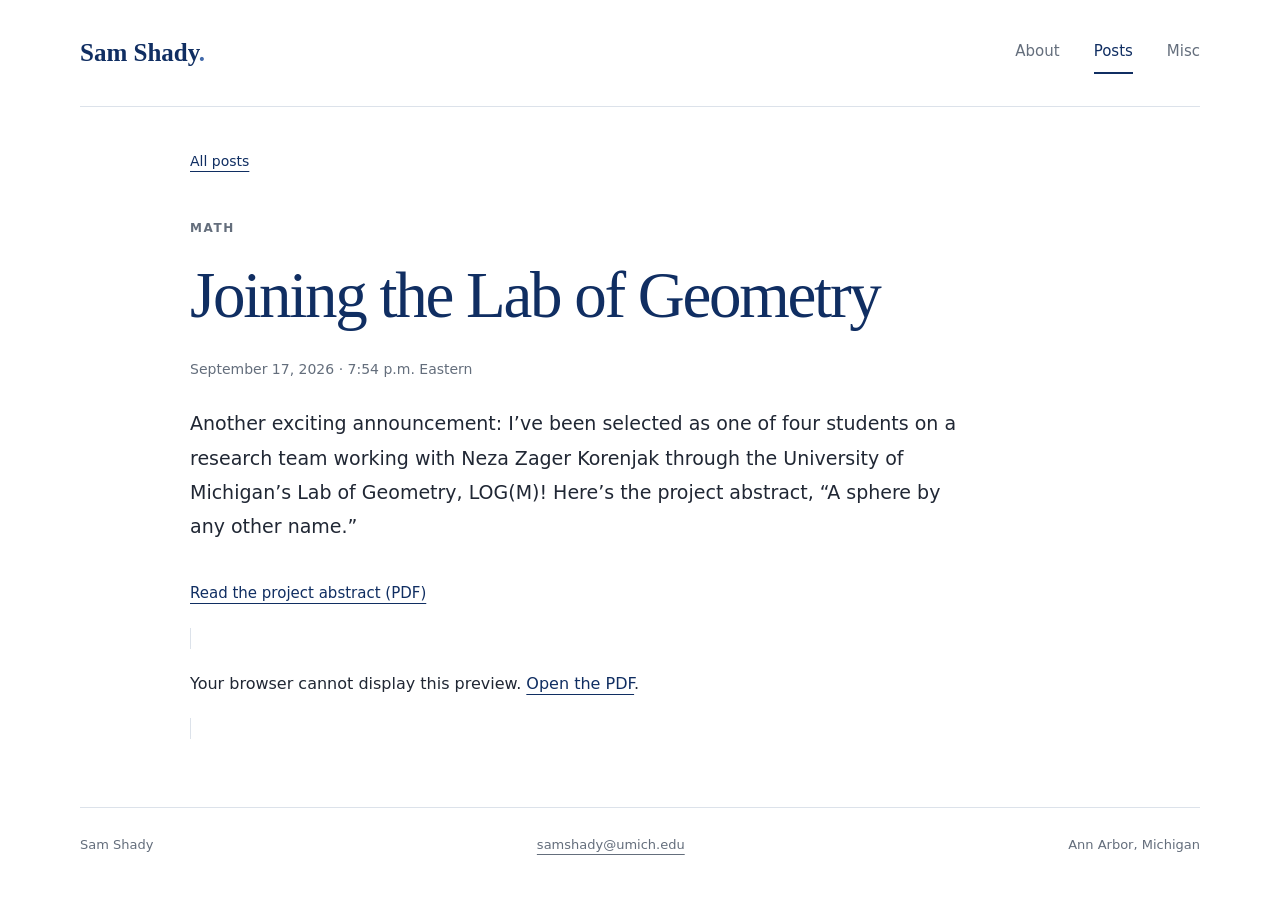
<file: posts/logm-research/index.html>
<!doctype html><html lang="en"><head><meta charset="utf-8"><meta name="viewport" content="width=device-width, initial-scale=1"><title>Joining the Lab of Geometry | Sam Shady</title><meta name="description" content="Another exciting announcement: I’ve been selected as one of four students on a research team working with Neza Zager Korenjak through the University of Michigan’s Lab of Geometry, LOG(M)! Here’s the project abstract, “A sphere by any other name.”"><link rel="icon" href="../../assets/favicon.svg" type="image/svg+xml"><link rel="stylesheet" href="../../assets/style.css"><script src="../../assets/site.js" defer></script></head><body><a class="skip" href="#main">Skip to content</a><header><a class="wordmark" href="../../">Sam Shady<span class="wordmark-dot">.</span></a><nav aria-label="Main navigation"><a href="../../">About</a><a href="../../posts/" aria-current="page">Posts</a><a href="../../misc/">Misc</a></nav></header><main id="main"><article class="post-detail"><a class="back-link" href="../">All posts</a><p class="eyebrow">Math</p><h1>Joining the Lab of Geometry</h1><time class="detail-time" datetime="2026-09-17T19:54:00-04:00">September 17, 2026 · 7:54 p.m. Eastern</time><p class="post-body">Another exciting announcement: I’ve been selected as one of four students on a research team working with Neza Zager Korenjak through the University of Michigan’s Lab of Geometry, LOG(M)! Here’s the project abstract, “A sphere by any other name.”</p><p><a class="text-link" href="../../assets/logm-abstract.pdf">Read the project abstract (PDF)</a></p><object class="pdf-preview" data="../../assets/logm-abstract.pdf" type="application/pdf" aria-label="Read the project abstract"><p>Your browser cannot display this preview. <a href="../../assets/logm-abstract.pdf">Open the PDF</a>.</p></object></article></main><footer><span>Sam Shady</span><a href="mailto:samshady@umich.edu">samshady@umich.edu</a><span>Ann Arbor, Michigan</span></footer></body></html>
</file>
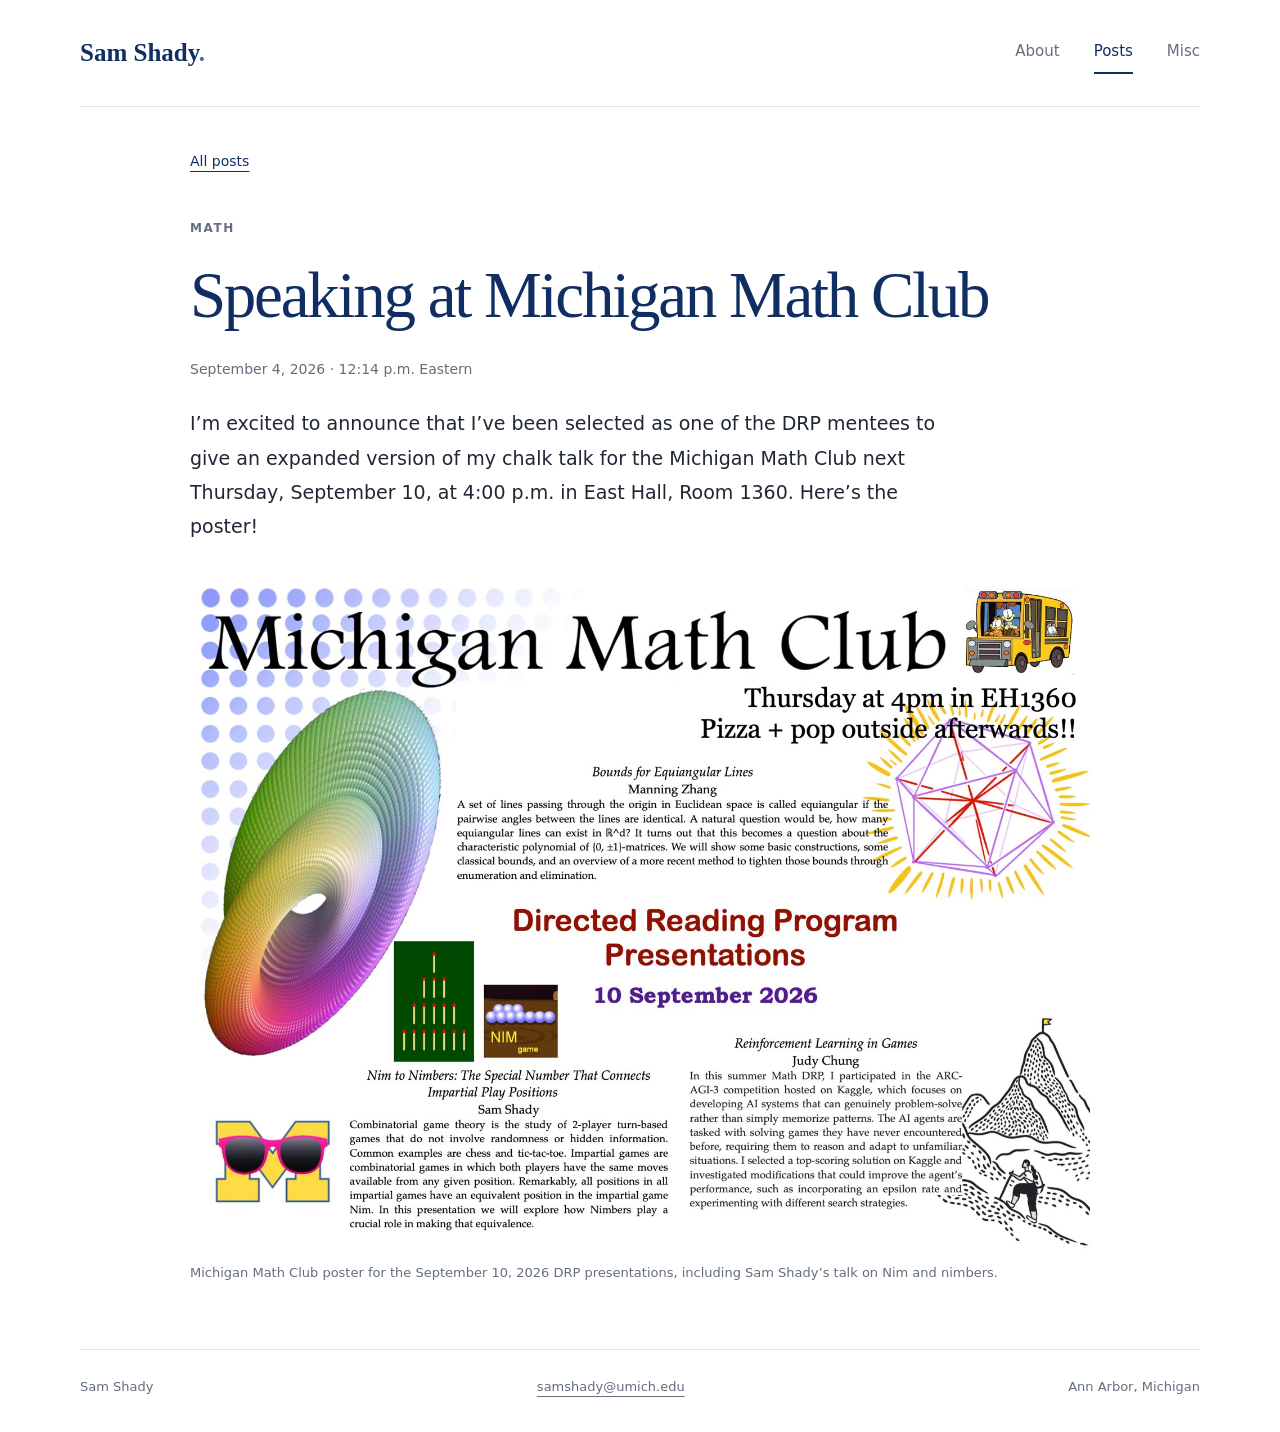
<file: posts/michigan-math-club/index.html>
<!doctype html><html lang="en"><head><meta charset="utf-8"><meta name="viewport" content="width=device-width, initial-scale=1"><title>Speaking at Michigan Math Club | Sam Shady</title><meta name="description" content="I’m excited to announce that I’ve been selected as one of the DRP mentees to give an expanded version of my chalk talk for the Michigan Math Club next Thursday, September 10, at 4:00 p.m. in East Hall, Room 1360. Here’s the poster!"><link rel="icon" href="../../assets/favicon.svg" type="image/svg+xml"><link rel="stylesheet" href="../../assets/style.css"><script src="../../assets/site.js" defer></script></head><body><a class="skip" href="#main">Skip to content</a><header><a class="wordmark" href="../../">Sam Shady<span class="wordmark-dot">.</span></a><nav aria-label="Main navigation"><a href="../../">About</a><a href="../../posts/" aria-current="page">Posts</a><a href="../../misc/">Misc</a></nav></header><main id="main"><article class="post-detail"><a class="back-link" href="../">All posts</a><p class="eyebrow">Math</p><h1>Speaking at Michigan Math Club</h1><time class="detail-time" datetime="2026-09-04T12:14:00-04:00">September 4, 2026 · 12:14 p.m. Eastern</time><p class="post-body">I’m excited to announce that I’ve been selected as one of the DRP mentees to give an expanded version of my chalk talk for the Michigan Math Club next Thursday, September 10, at 4:00 p.m. in East Hall, Room 1360. Here’s the poster!</p><figure class="post-figure"><a href="../../assets/math-club-poster.jpg"><img src="../../assets/math-club-poster.jpg" alt="Michigan Math Club poster for the September 10, 2026 DRP presentations, including Sam Shady’s talk on Nim and nimbers." loading="lazy"></a><figcaption>Michigan Math Club poster for the September 10, 2026 DRP presentations, including Sam Shady’s talk on Nim and nimbers.</figcaption></figure></article></main><footer><span>Sam Shady</span><a href="mailto:samshady@umich.edu">samshady@umich.edu</a><span>Ann Arbor, Michigan</span></footer></body></html>
</file>
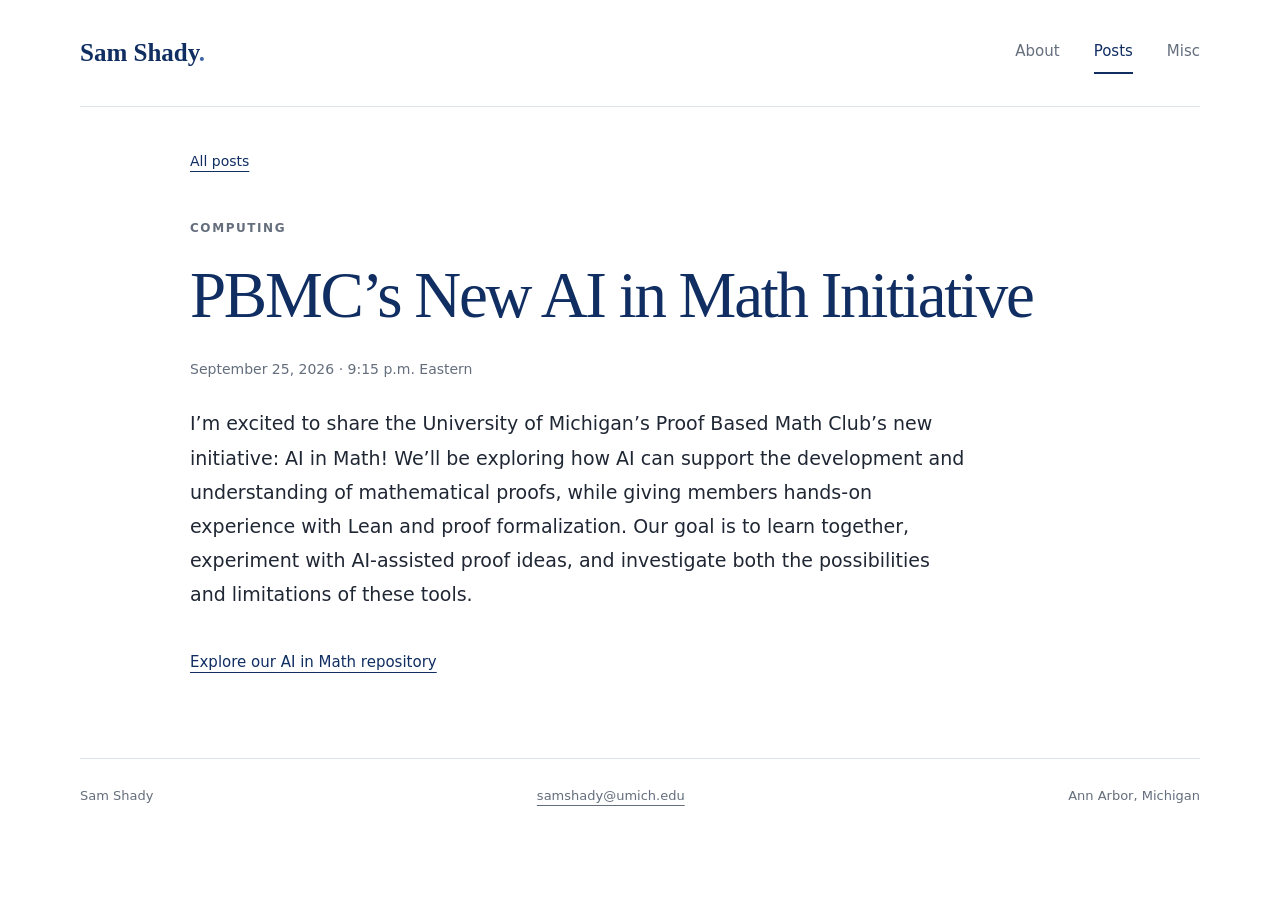
<file: posts/pbmc-ai-in-math/index.html>
<!doctype html><html lang="en"><head><meta charset="utf-8"><meta name="viewport" content="width=device-width, initial-scale=1"><title>PBMC’s New AI in Math Initiative | Sam Shady</title><meta name="description" content="Sam Shady is a University of Michigan mathematics student interested in topology, combinatorics, optimization, and computational mathematics."><link rel="icon" href="../../assets/favicon.svg" type="image/svg+xml"><link rel="stylesheet" href="../../assets/style.css"><script src="../../assets/site.js" defer></script></head><body><a class="skip" href="#main">Skip to content</a><header><a class="wordmark" href="../../">Sam Shady<span class="wordmark-dot">.</span></a><nav aria-label="Main navigation"><a href="../../">About</a><a href="../../posts/" aria-current="page">Posts</a><a href="../../misc/">Misc</a></nav></header><main id="main"><article class="post-detail"><a class="back-link" href="../">All posts</a><p class="eyebrow">Computing</p><h1>PBMC’s New AI in Math Initiative</h1><time class="detail-time" datetime="2026-09-25T21:15:00-04:00">September 25, 2026 · 9:15 p.m. Eastern</time><p class="post-body">I’m excited to share the University of Michigan’s Proof Based Math Club’s new initiative: AI in Math! We’ll be exploring how AI can support the development and understanding of mathematical proofs, while giving members hands-on experience with Lean and proof formalization. Our goal is to learn together, experiment with AI-assisted proof ideas, and investigate both the possibilities and limitations of these tools.</p><p><a class="text-link" href="https://github.com/samshady-Math/PBMC-Ai-in-Math">Explore our AI in Math repository</a></p></article></main><footer><span>Sam Shady</span><a href="mailto:samshady@umich.edu">samshady@umich.edu</a><span>Ann Arbor, Michigan</span></footer></body></html>
</file>
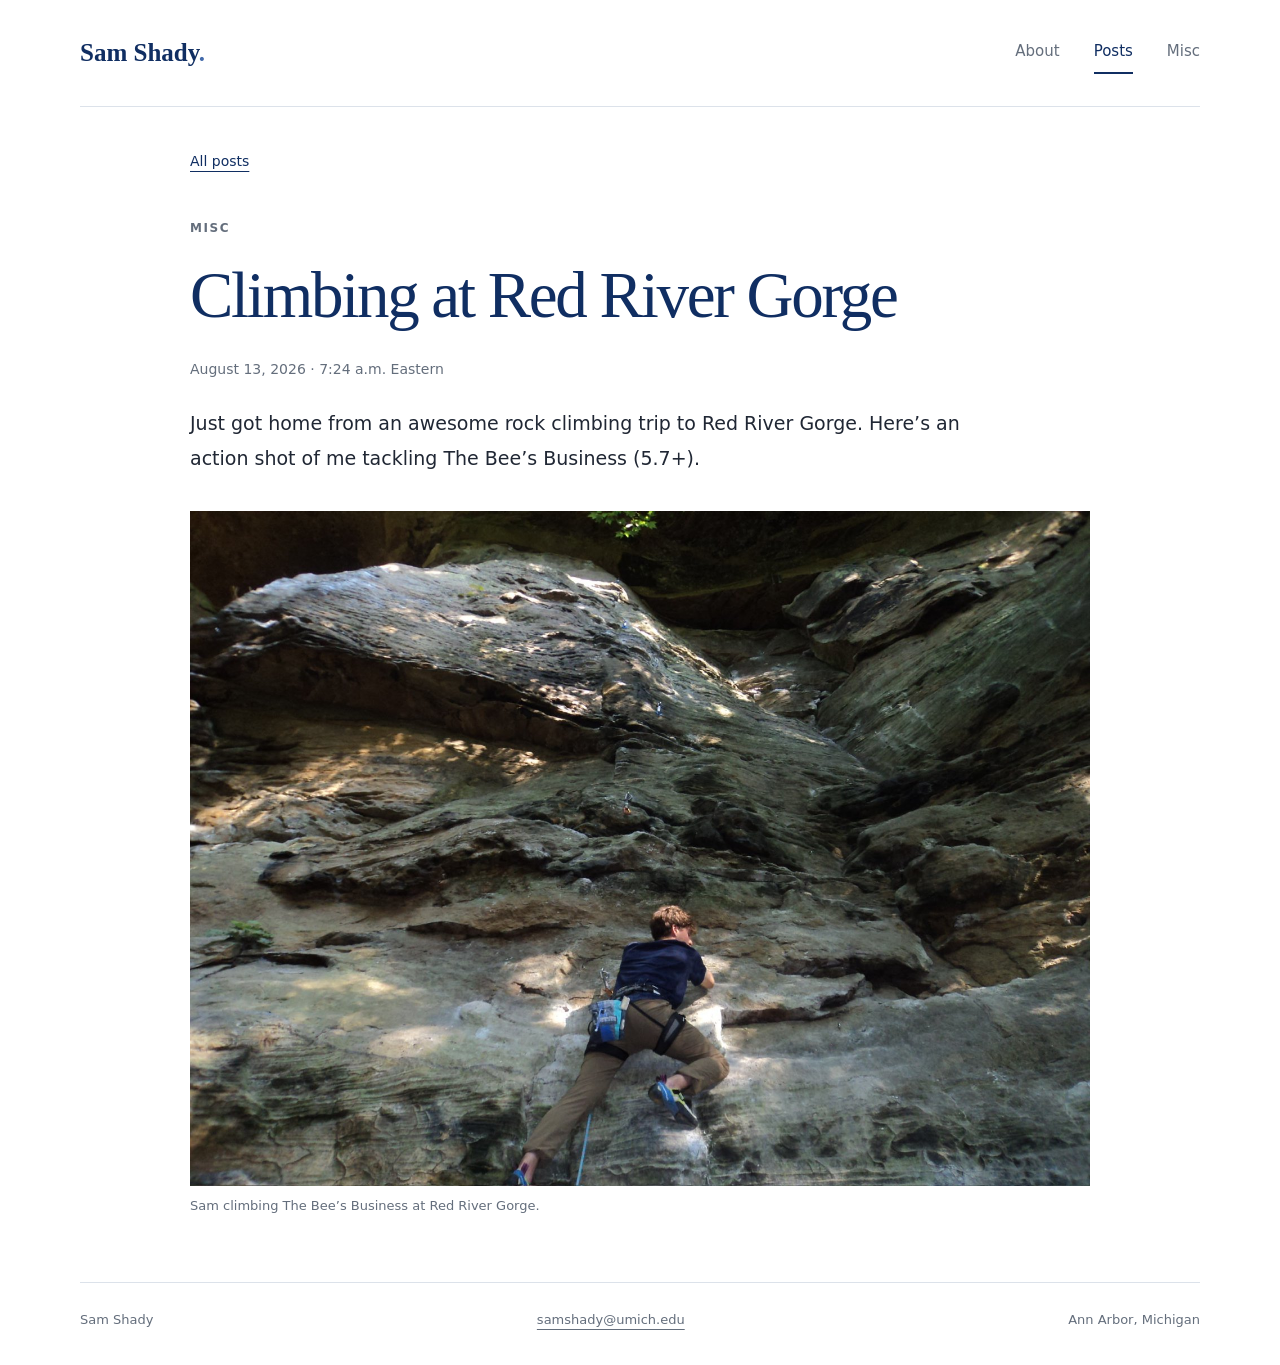
<file: posts/red-river-gorge/index.html>
<!doctype html><html lang="en"><head><meta charset="utf-8"><meta name="viewport" content="width=device-width, initial-scale=1"><title>Climbing at Red River Gorge | Sam Shady</title><meta name="description" content="Just got home from an awesome rock climbing trip to Red River Gorge. Here’s an action shot of me tackling The Bee’s Business (5.7+)."><link rel="icon" href="../../assets/favicon.svg" type="image/svg+xml"><link rel="stylesheet" href="../../assets/style.css"><script src="../../assets/site.js" defer></script></head><body><a class="skip" href="#main">Skip to content</a><header><a class="wordmark" href="../../">Sam Shady<span class="wordmark-dot">.</span></a><nav aria-label="Main navigation"><a href="../../">About</a><a href="../../posts/" aria-current="page">Posts</a><a href="../../misc/">Misc</a></nav></header><main id="main"><article class="post-detail"><a class="back-link" href="../">All posts</a><p class="eyebrow">Misc</p><h1>Climbing at Red River Gorge</h1><time class="detail-time" datetime="2026-08-13T07:24:00-04:00">August 13, 2026 · 7:24 a.m. Eastern</time><p class="post-body">Just got home from an awesome rock climbing trip to Red River Gorge. Here’s an action shot of me tackling The Bee’s Business (5.7+).</p><figure class="post-figure"><a href="../../assets/red-river-gorge.jpg"><img src="../../assets/red-river-gorge.jpg" alt="Sam climbing The Bee’s Business at Red River Gorge." loading="lazy"></a><figcaption>Sam climbing The Bee’s Business at Red River Gorge.</figcaption></figure></article></main><footer><span>Sam Shady</span><a href="mailto:samshady@umich.edu">samshady@umich.edu</a><span>Ann Arbor, Michigan</span></footer></body></html>
</file>
<file: assets/style.css>
:root{--blue:#102e62;--ink:#202734;--muted:#646e7c;--line:#dce2ea;--pale:#f3f6fa;--serif:Georgia,'Times New Roman',serif}*{box-sizing:border-box}body{margin:0;background:#fff;color:var(--ink);font-family:system-ui,-apple-system,BlinkMacSystemFont,'Segoe UI',sans-serif;font-size:16px;line-height:1.7}a{color:var(--blue);text-decoration-thickness:1px;text-underline-offset:5px}a:hover{text-decoration:underline}a:focus-visible,button:focus-visible{outline:3px solid #4381ce;outline-offset:5px}header,main,footer{width:min(1120px,calc(100% - 96px));margin:auto}header{padding:32px 0;display:flex;justify-content:space-between;align-items:center;border-bottom:1px solid var(--line)}.wordmark{font:700 25px var(--serif);text-decoration:none;color:var(--blue)}.wordmark-dot,.heading-dot{color:#426aab}nav{display:flex;gap:34px}nav a{font-size:15px;text-decoration:none;padding:7px 0;color:var(--muted)}nav a[aria-current]{color:var(--blue);border-bottom:2px solid var(--blue)}h1,h2,h3{font-family:var(--serif);font-weight:400;color:var(--blue);line-height:1.13;margin:0}h1{font-size:clamp(52px,7vw,86px);letter-spacing:-.045em}h2{font-size:clamp(32px,4vw,46px);letter-spacing:-.025em}h3{font-size:27px}p{margin:18px 0}.eyebrow{font-size:12px;letter-spacing:.13em;text-transform:uppercase;color:var(--muted);font-weight:600;margin:0 0 20px;line-height:1.6}.intro{padding:78px 0 76px;display:grid;grid-template-columns:minmax(0,1fr) 240px;gap:80px;align-items:center}.intro h1{font-size:clamp(44px,6vw,72px)}.bio{font-size:18px;line-height:1.85;margin:26px 0 28px;max-width:720px}.contact{display:flex;gap:12px 24px;flex-wrap:wrap;font-size:14px}.portrait{height:290px;background:var(--pale);border:1px solid var(--line);display:flex;flex-direction:column;justify-content:center;align-items:center;gap:36px;color:var(--muted);font-size:12px;letter-spacing:.05em}.portrait-initials{font:400 78px var(--serif);color:#a7b7ce}.section{padding:54px 0 60px;border-top:1px solid var(--line)}.section-head{margin-bottom:38px}.section-head .eyebrow{margin-bottom:13px}.research-grid{display:grid;grid-template-columns:1.15fr 1fr;gap:65px;align-items:start}.research-grid p{color:#414d5f}.text-link{display:inline-block;font-size:15px;margin-top:8px}.research-placeholder{margin:0}.research-placeholder>div{background:var(--pale);min-height:260px;border:1px solid var(--line);display:flex;align-items:center;justify-content:center;flex-direction:column;color:var(--muted)}.math-label{font:italic 62px var(--serif);color:#97abc7}.research-placeholder p{font-size:13px;color:var(--muted);margin:20px 0 0}figcaption{font-size:13px;color:var(--muted);margin-top:10px;line-height:1.6}.news{padding:0;margin:0;list-style:none}.news li{display:grid;grid-template-columns:160px 1fr;gap:28px;padding:21px 0;border-bottom:1px solid var(--line)}.news li:first-child{padding-top:0}.news li:last-child{border:0}.news time{color:var(--muted);font-size:14px;padding-top:3px}.news p{margin:0;max-width:760px}.course-year{display:grid;grid-template-columns:160px 1fr;gap:28px;margin-top:26px}.course-year h3{font-size:28px}.course-year ul{list-style:none;margin:0;padding:0}.course-year li{display:grid;grid-template-columns:95px 1fr 65px;gap:18px;padding:13px 0;border-bottom:1px solid var(--line);font-size:15px}.course-code{color:var(--muted);font-size:13px;padding-top:2px}.term{color:var(--muted);font-size:13px;text-align:right;padding-top:2px}.current{color:var(--blue);font-weight:600}footer{display:flex;justify-content:space-between;gap:20px;border-top:1px solid var(--line);padding:26px 0 34px;font-size:13px;color:var(--muted)}footer a{color:var(--muted)}.page-heading{padding:66px 0 48px}.page-heading>p:last-child{font-size:18px;color:var(--muted);margin-bottom:0}.filters{display:flex;gap:10px;flex-wrap:wrap;padding:0 0 28px;border-bottom:1px solid var(--line)}button{font:inherit;cursor:pointer} .filters button{font-size:14px;border:1px solid var(--line);background:white;color:var(--blue);padding:8px 21px;border-radius:2px}.filters button[aria-pressed=true]{background:var(--blue);color:white;border-color:var(--blue)}.post-row{display:grid;grid-template-columns:160px 1fr;gap:28px;border-bottom:1px solid var(--line);padding:34px 0}.post-row:last-child{border-bottom:0;margin-bottom:50px}.post-meta{font-size:13px;color:var(--muted);display:flex;flex-direction:column;gap:12px;padding-top:5px}.post-meta span{color:var(--blue);font-size:12px;text-transform:uppercase;letter-spacing:.09em}.post-row h2{font-size:32px;letter-spacing:-.02em}.post-row h2 a{text-decoration:none}.post-row p{margin:13px 0;color:#566171;max-width:740px;line-height:1.7}.read-link{font-size:14px}.post-detail{max-width:900px;margin:0 auto;padding:40px 0 65px}.back-link{display:inline-block;font-size:14px;margin-bottom:46px}.post-detail h1{font-size:clamp(40px,6vw,65px);max-width:900px;line-height:1.14;letter-spacing:-.035em}.detail-time{display:block;color:var(--muted);font-size:14px;margin:25px 0}.post-body{font-size:19px;line-height:1.8;margin-bottom:30px;max-width:780px}.post-figure{margin:36px 0 0}.post-figure img{display:block;width:100%;height:auto;max-height:1100px;object-fit:contain;background:var(--pale)}.pdf-preview{width:100%;height:820px;border:1px solid var(--line);margin-top:20px}.hobbies{display:grid;grid-template-columns:1fr 1fr;gap:70px;padding-bottom:56px}.hobbies h2{font-size:32px}.hobbies p{color:var(--muted)}.table-wrap{overflow:auto}table{border-collapse:collapse;width:100%;font-size:15px}th{text-align:left;border-bottom:2px solid var(--blue);color:var(--blue)}th button{color:inherit;padding:12px 0;background:none;border:0;text-align:left;font-size:14px;font-weight:600}th[aria-sort=descending] button::after{content:' ↓'}th[aria-sort=ascending] button::after{content:' ↑'}td{padding:15px 0;border-bottom:1px solid var(--line)}td+td,th+th{padding-left:22px}td:nth-child(2){color:var(--muted)}.rating{font-variant-numeric:tabular-nums;font-weight:600;color:var(--blue);text-align:right}th:last-child{text-align:right}th:last-child button{text-align:right}#empty-posts{padding:30px 0 80px;color:var(--muted)}[hidden]{display:none!important}.skip,.sr-only{position:absolute;width:1px;height:1px;padding:0;margin:-1px;overflow:hidden;clip:rect(0,0,0,0);white-space:nowrap;border:0}.skip:focus{clip:auto;width:auto;height:auto;padding:10px;top:0;left:0;z-index:10;background:white}
@media(max-width:800px){header,main,footer{width:calc(100% - 48px)}.intro{gap:35px;grid-template-columns:minmax(0,1fr) 170px;padding:55px 0}.portrait{height:230px}.bio{font-size:17px}.research-grid{gap:30px}.news li,.course-year,.post-row{grid-template-columns:125px 1fr;gap:18px}.course-year li{grid-template-columns:85px 1fr 58px;gap:10px}.hobbies{gap:30px}}
@media(max-width:600px){header,main,footer{width:calc(100% - 36px)}header{padding:22px 0}.wordmark{font-size:23px}nav{gap:18px}nav a{font-size:14px}.intro{grid-template-columns:1fr;gap:30px;padding:42px 0}.intro .eyebrow{font-size:11px;letter-spacing:.09em}.portrait{width:180px;height:210px;gap:25px}.portrait-initials{font-size:60px}.research-grid{grid-template-columns:1fr;gap:30px}.section{padding:38px 0}.section-head{margin-bottom:26px}.news li,.course-year,.post-row{grid-template-columns:1fr;gap:8px}.news li{padding:20px 0}.news time{font-size:13px}.course-year{margin-top:30px}.course-year li{grid-template-columns:78px minmax(0,1fr) 52px;gap:8px;font-size:14px}.course-code,.term{font-size:12px}.page-heading{padding:43px 0 30px}.post-row{padding:27px 0}.post-meta{flex-direction:row;justify-content:space-between;gap:10px}.post-row h2{font-size:29px}.hobbies{grid-template-columns:1fr;gap:34px;padding-bottom:40px}.hobbies h2{font-size:29px}.post-body{font-size:17px}.pdf-preview{height:570px}.detail-time{font-size:13px}.back-link{margin-bottom:30px}.post-detail{padding-top:25px}.post-detail h1{font-size:43px}footer{flex-wrap:wrap;justify-content:flex-start;gap:10px 25px;font-size:12px}table{font-size:14px}td:nth-child(2){font-size:13px}td{padding:13px 0}td+td,th+th{padding-left:14px}th button{font-size:13px}.pizza-section h2{font-size:40px}}

.research-figure{margin:0}.research-figure img{display:block;width:100%;height:auto}.research-figure>a{display:block}

.research-image-viewport{position:relative;overflow:hidden;aspect-ratio:900 / 642}.research-figure .research-image-viewport img{position:absolute;width:227.555556%;max-width:none;height:auto;left:-57.777778%;top:-17.133956%}
</file>
